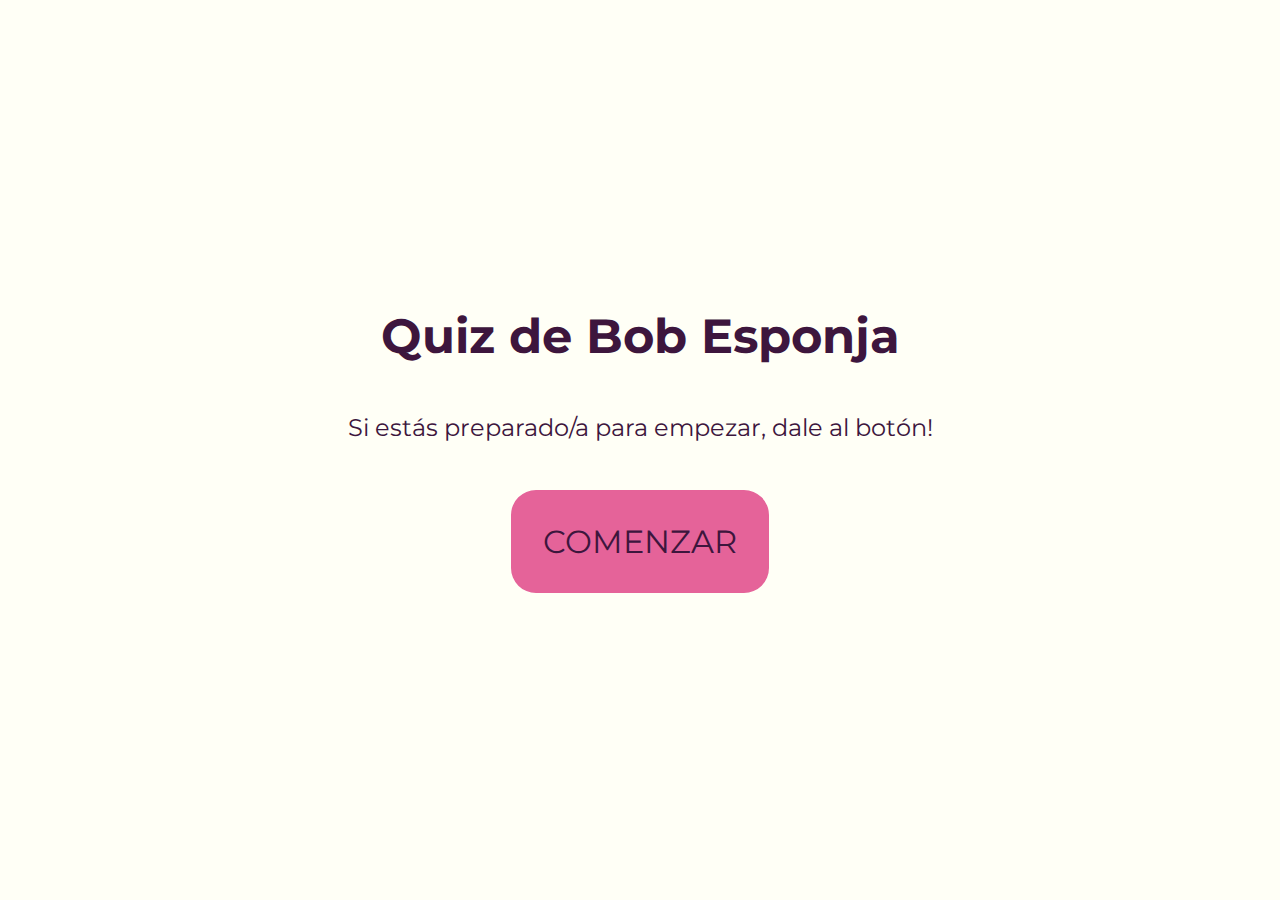
<file: index.html>
<!DOCTYPE html>
<html lang="en">

<head>
    <meta charset="UTF-8">
    <meta http-equiv="X-UA-Compatible" content="IE=edge">
    <meta name="viewport" content="width=device-width, initial-scale=1.0">
    <title>Quiz</title>
    <link rel="stylesheet" href="./css/style.css">
    <link rel="preconnect" href="https://fonts.googleapis.com">
    <link rel="preconnect" href="https://fonts.gstatic.com" crossorigin>
    <link href="https://fonts.googleapis.com/css2?family=Montserrat:wght@300&display=swap" rel="stylesheet">
    <link rel="preconnect" href="https://fonts.googleapis.com">
    <link rel="preconnect" href="https://fonts.gstatic.com" crossorigin>
    <link href="https://fonts.googleapis.com/css2?family=Montserrat:wght@300&display=swap" rel="stylesheet">

</head>

<body>
    
    <main class="welcomeMain">
        <h1 class="welcome">Quiz de Bob Esponja</h1>
        <p class="welcome2">Si estás preparado/a para empezar, dale al botón!</p>
        <a href="./pages/quiz.html"><button class="boton">COMENZAR</button></a>
    </main>
    
</body>

</html>
</file>
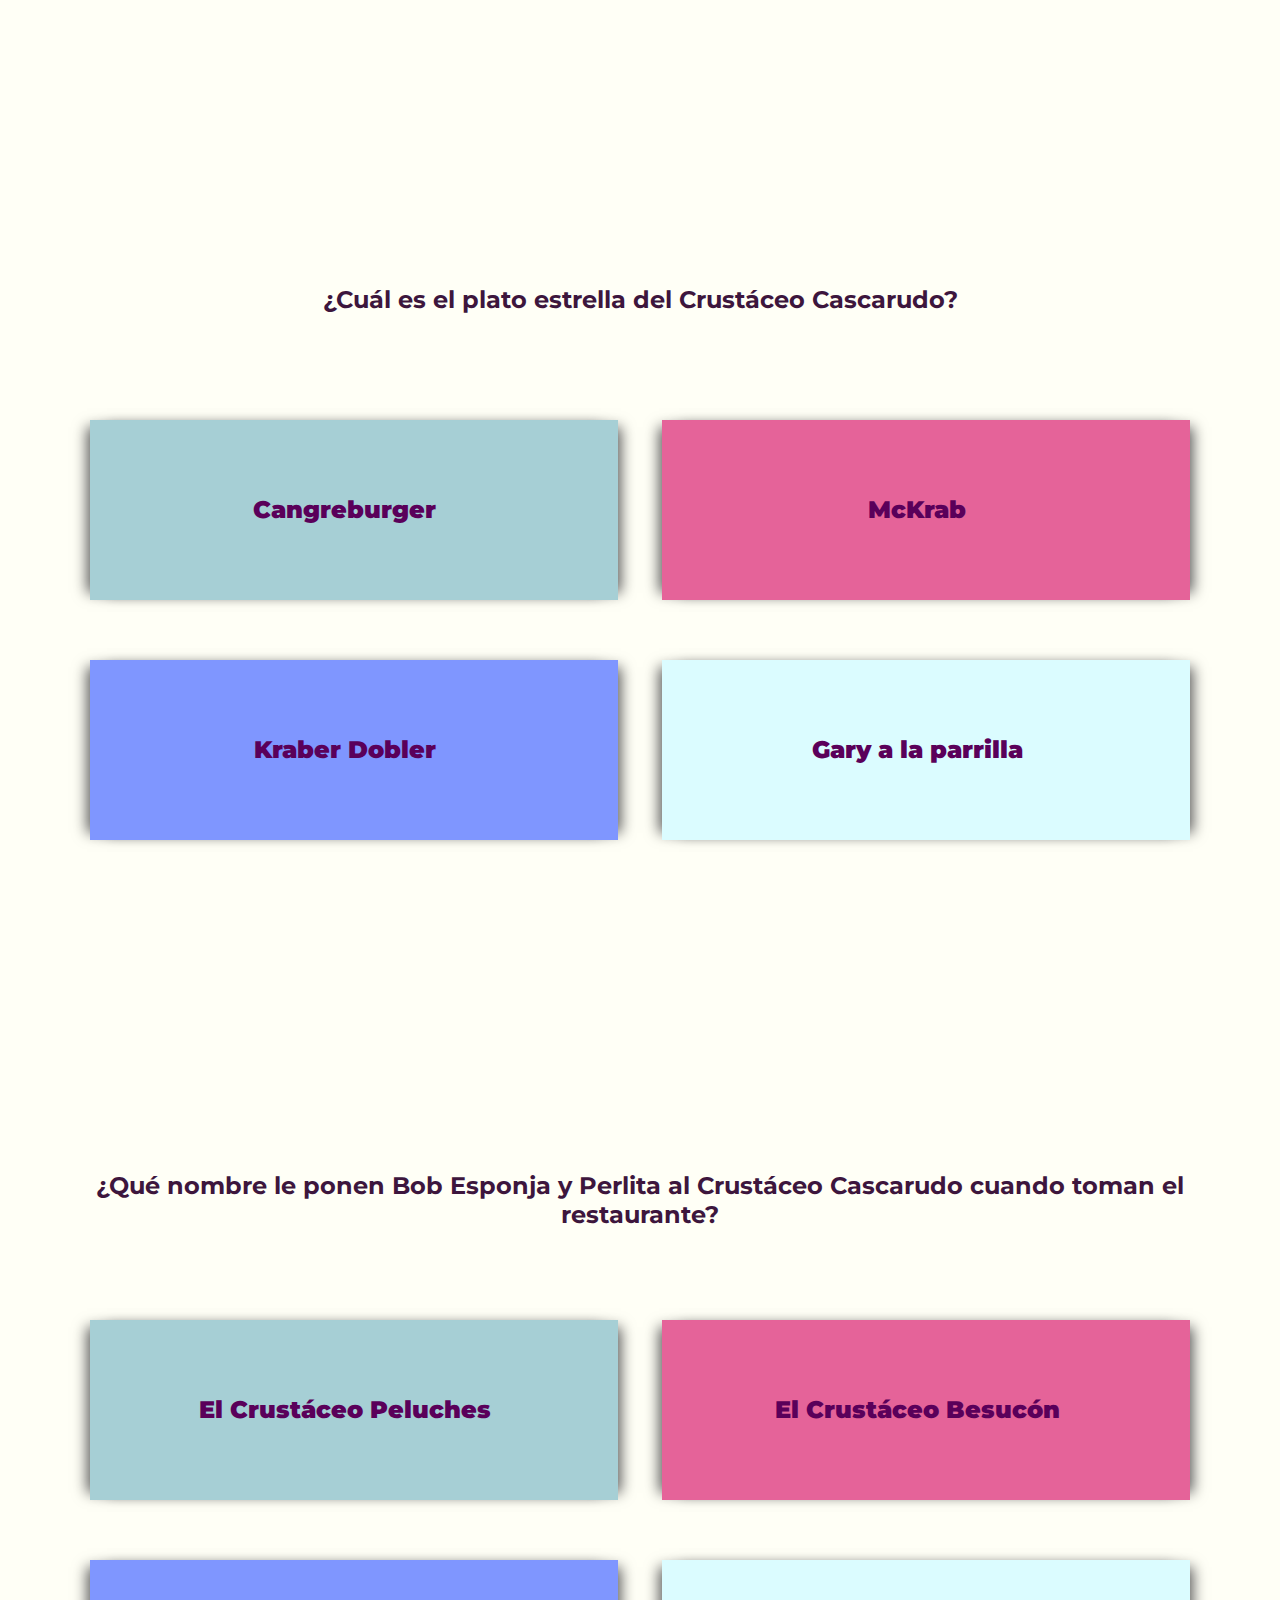
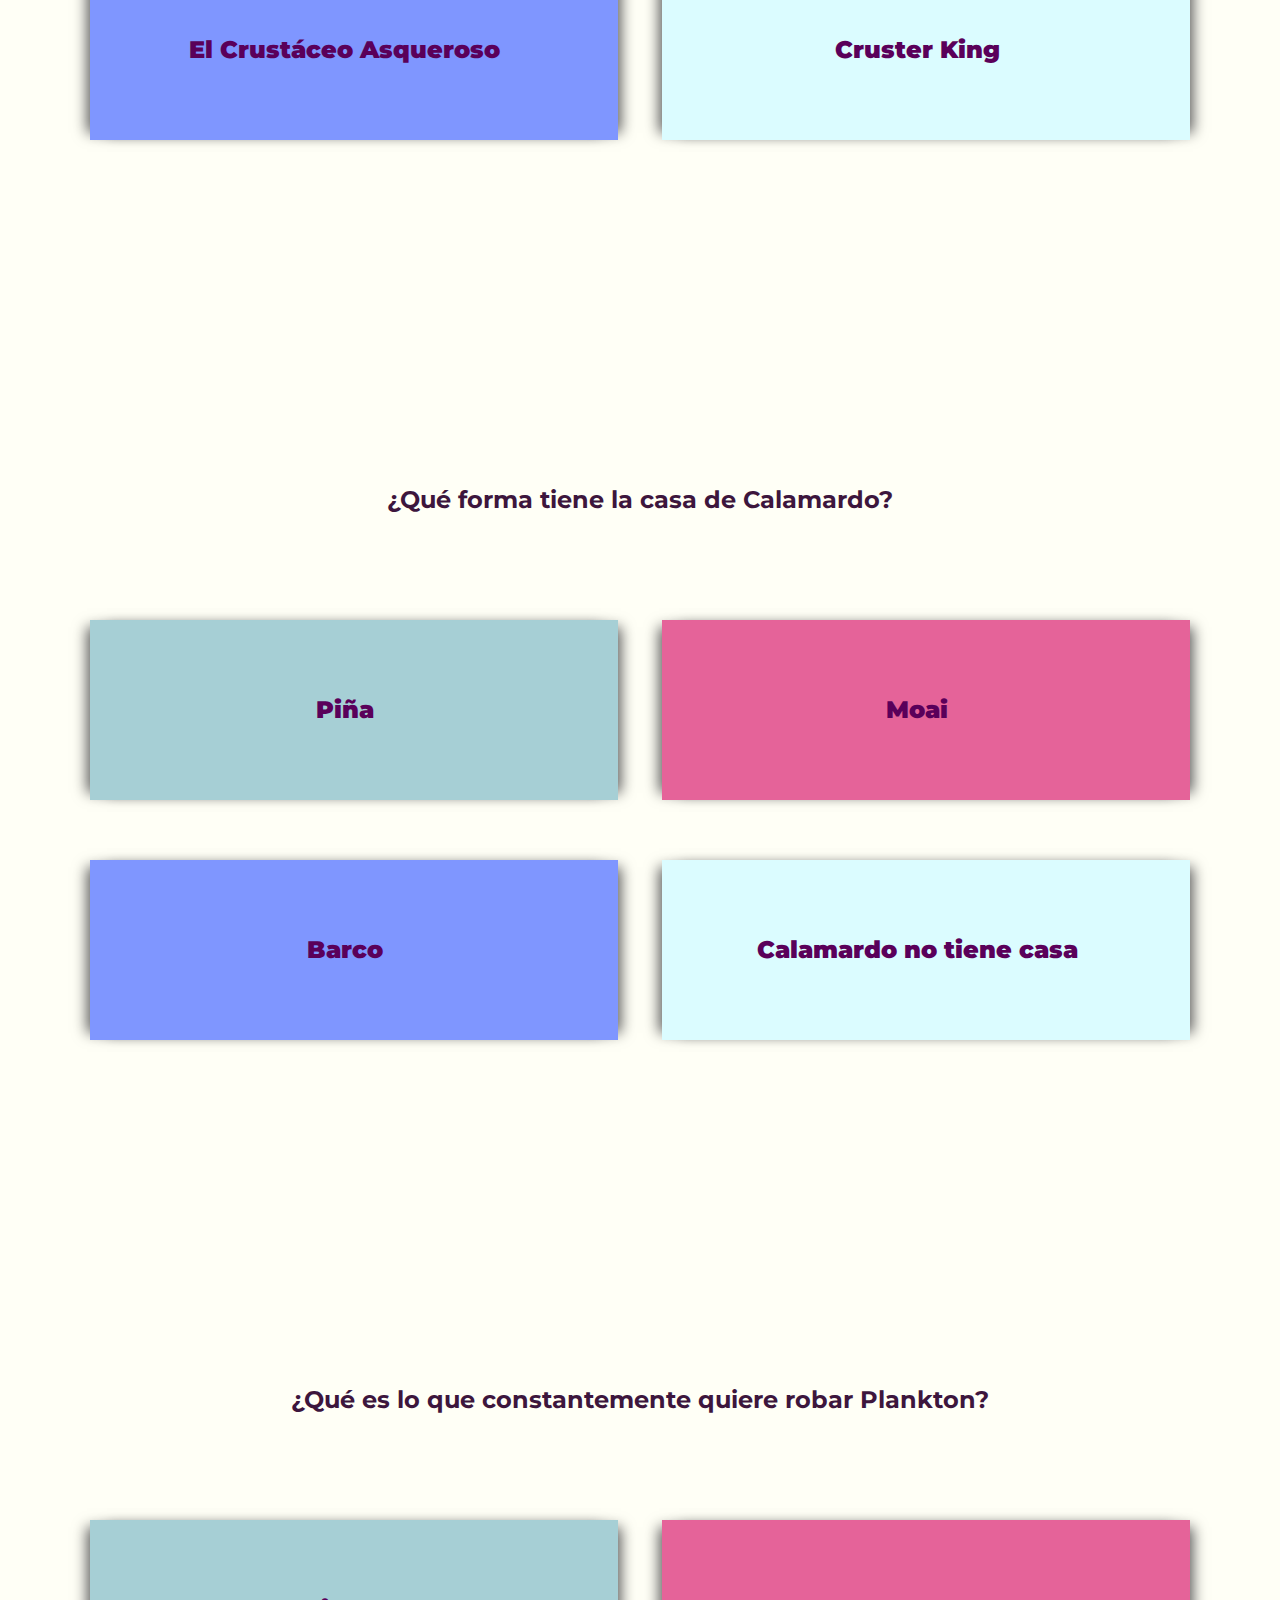
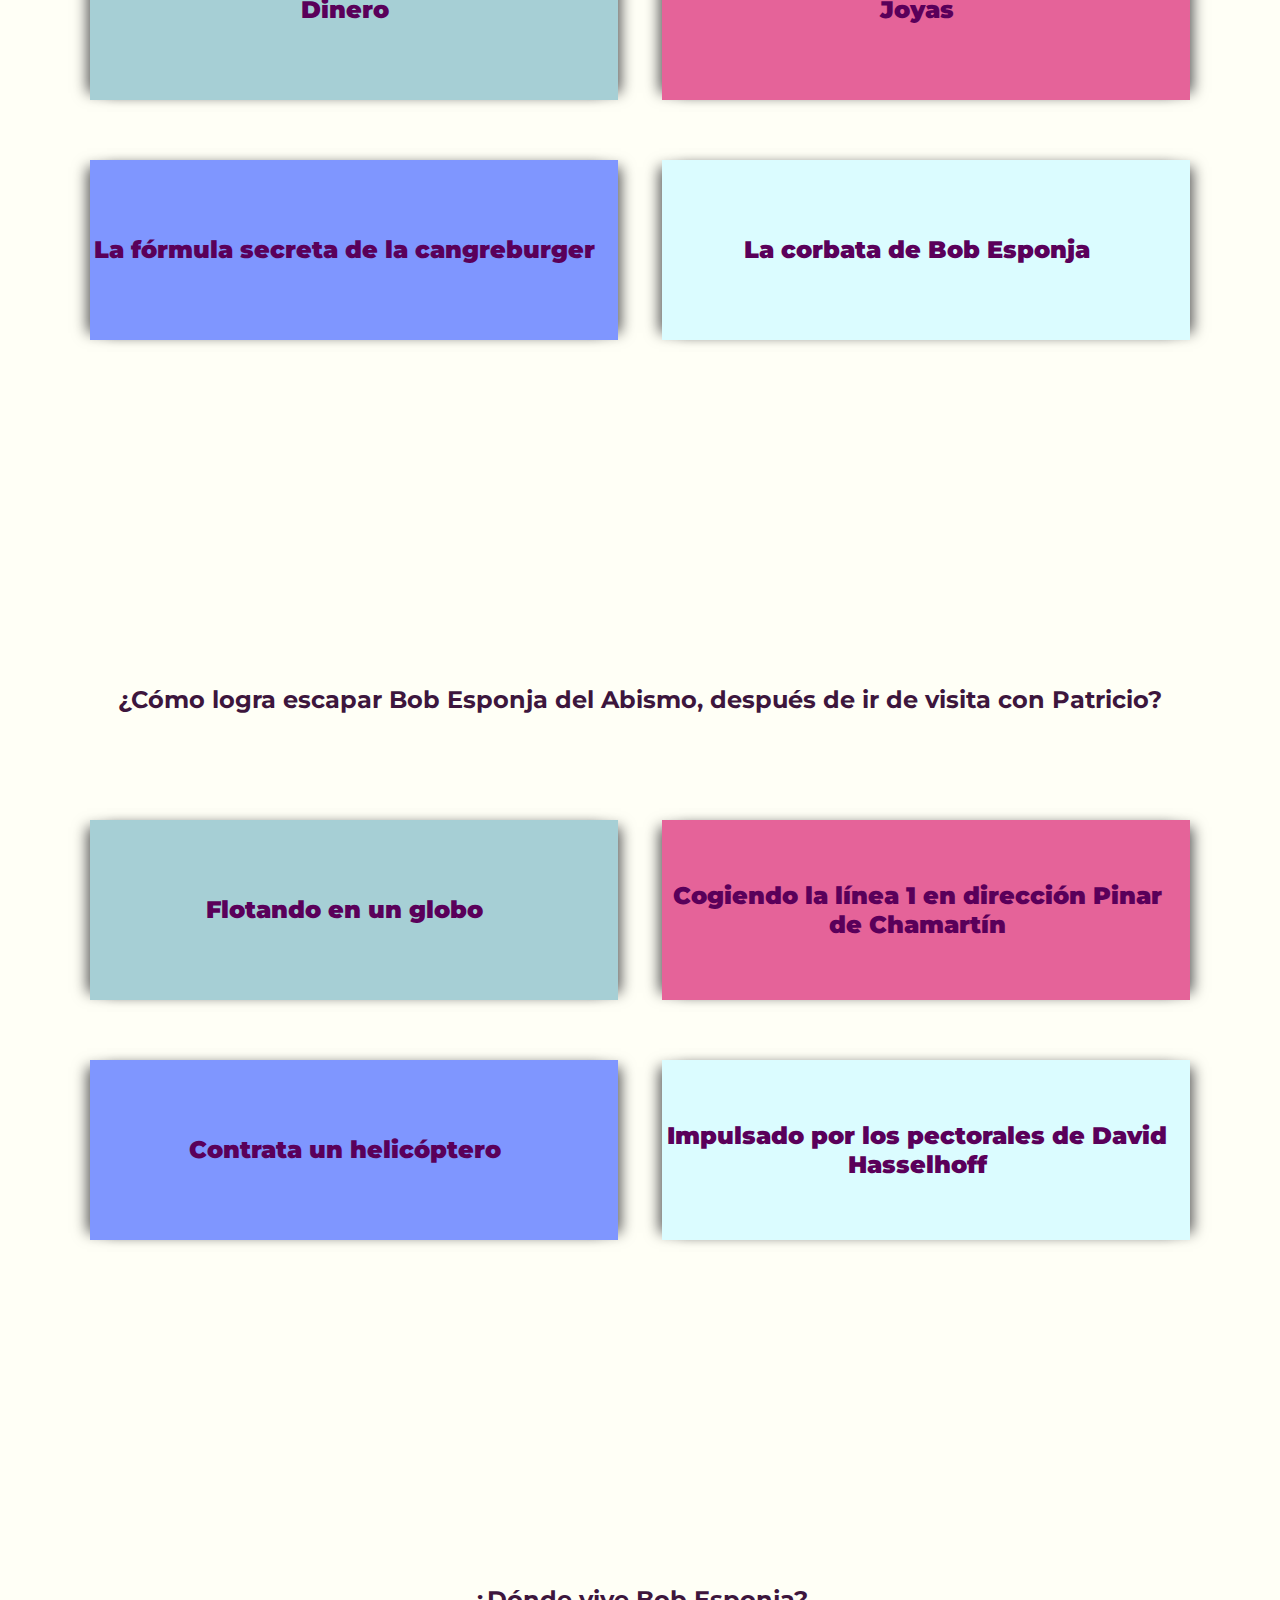
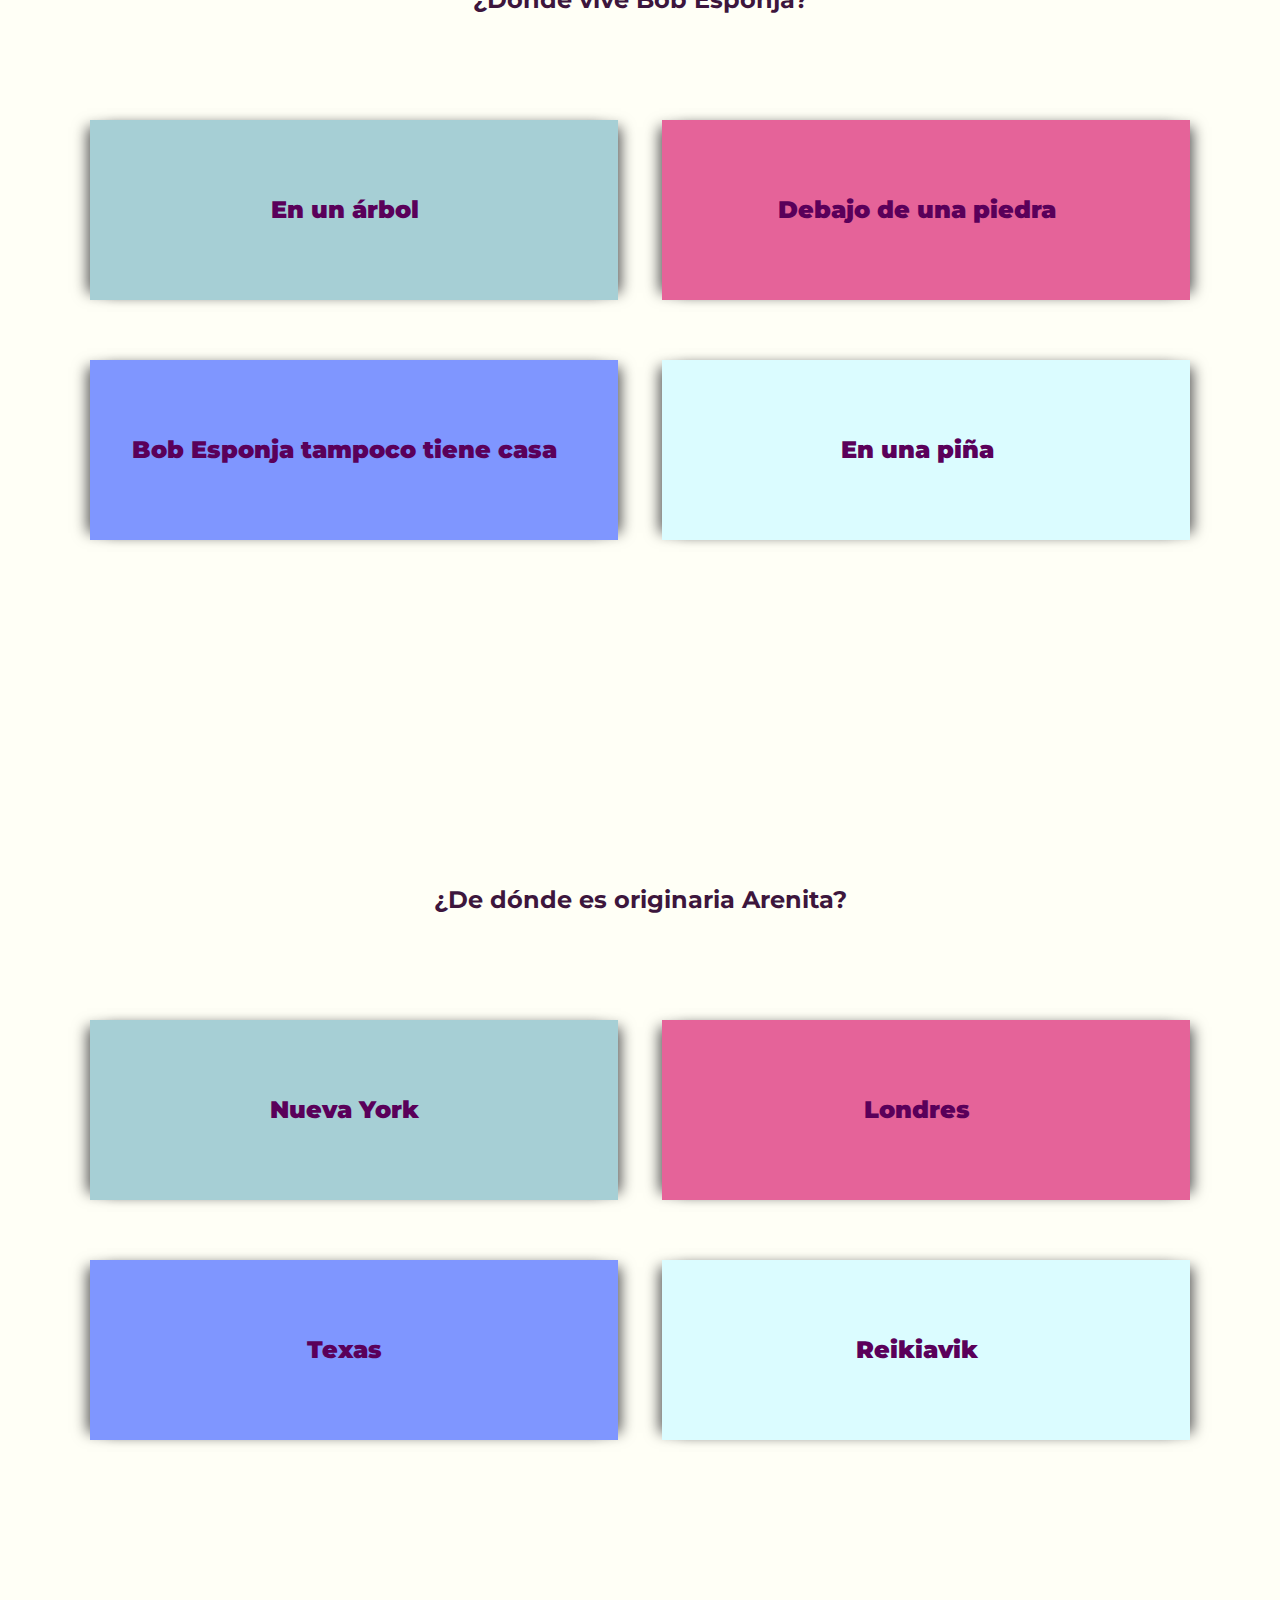
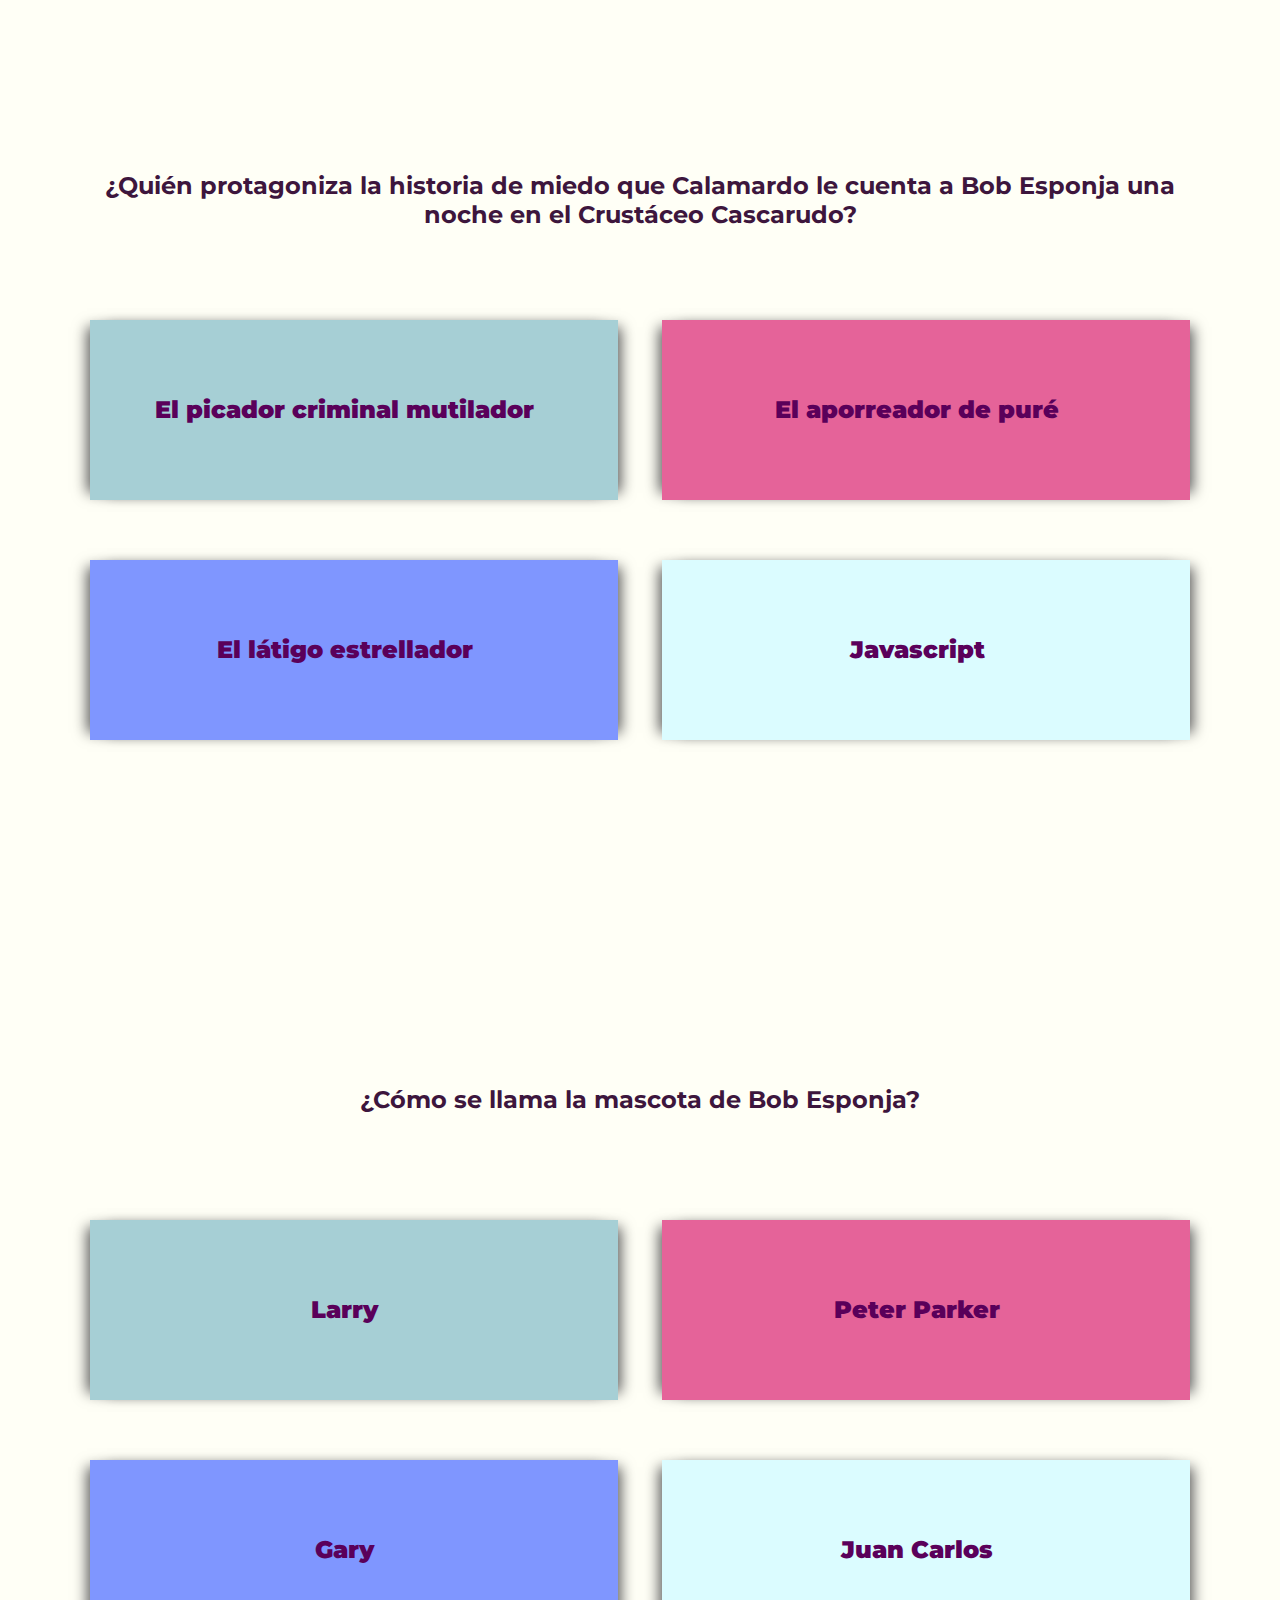
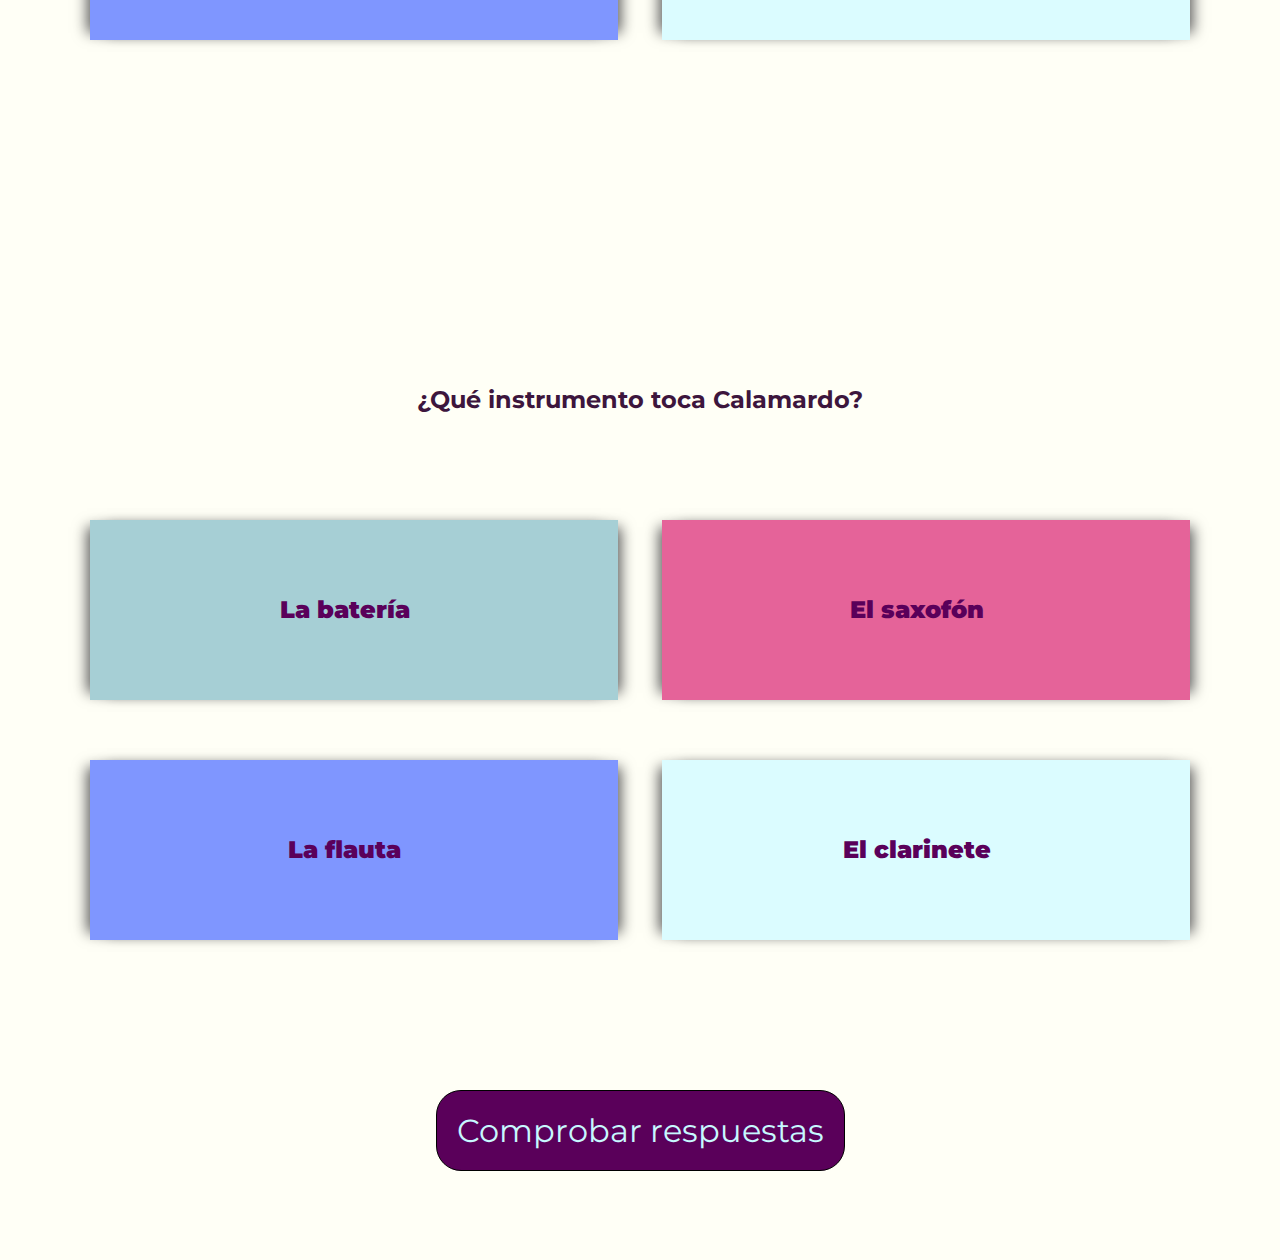
<file: pages/quiz.html>
<!DOCTYPE html>
<html lang="en">

<head>
    <meta charset="UTF-8">
    <meta http-equiv="X-UA-Compatible" content="IE=edge">
    <meta name="viewport" content="width=device-width, initial-scale=1.0">
    <title>Quiz</title>
    <link rel="stylesheet" href="../css/style.css">
    <link rel="preconnect" href="https://fonts.googleapis.com">
    <link rel="preconnect" href="https://fonts.gstatic.com" crossorigin>
    <link href="https://fonts.googleapis.com/css2?family=Montserrat:wght@300&display=swap" rel="stylesheet">
    <script defer src="../js/script.js"></script>

</head>

<body>

    <header></header>
    <main>
        <form name="dnd" method="get">
            <fieldset id="pregunta1">
                <div class="cajaPregunta">
                    <h3>¿Cuál es el plato estrella del Crustáceo Cascarudo?</h3>
                </div>
                <div class="contenedor">
                    <div class="ficha">
                        <label for="1a">Cangreburger</label>
                        <input id="1a" type="radio" name="respuesta0" value="correcto">
                    </div>
                    <div class="ficha">
                        <label for="1b">McKrab</label>
                        <input id="1b" type="radio" name="respuesta0" value="incorrecto">
                    </div>

                    <div class="ficha">
                        <label for="1c">Kraber Dobler</label>
                        <input id="1c" type="radio" name="respuesta0" value="incorrecto">
                    </div>
                    <div class="ficha">
                        <label for="1d">Gary a la parrilla</label>
                        <input id="1d" type="radio" name="respuesta0" value="incorrecto">
                    </div>
                </div>
            </fieldset>

            <fieldset id="pregunta2">
                <div class="cajaPregunta">
                    <h3>¿Qué nombre le ponen Bob Esponja y Perlita al Crustáceo Cascarudo cuando toman el restaurante?
                    </h3>
                </div>
                <div class="contenedor">
                    <div class="ficha">
                        <label for="2a">El Crustáceo Peluches</label>
                        <input id="2a" type="radio" name="respuesta1" value="correcto">
                    </div>
                    <div class="ficha">
                        <label for="2b">El Crustáceo Besucón</label>
                        <input id="2b" type="radio" name="respuesta1" value="incorrecto">
                    </div>

                    <div class="ficha">
                        <label for="2c">El Crustáceo Asqueroso</label>
                        <input id="2c" type="radio" name="respuesta1" value="incorrecto">
                    </div>
                    <div class="ficha">
                        <label for="2d">Cruster King</label>
                        <input id="2d" type="radio" name="respuesta1" value="incorrecto">
                    </div>
                </div>
            </fieldset>
            <fieldset id="pregunta3">
                <div class="cajaPregunta">
                    <h3>¿Qué forma tiene la casa de Calamardo?</h3>
                </div>
                <div class="contenedor">
                    <div class="ficha">
                        <label for="3a">Piña</label>
                        <input id="3a" type="radio" name="respuesta2" value="incorrecto">
                    </div>
                    <div class="ficha">
                        <label for="3b">Moai</label>
                        <input id="3b" type="radio" name="respuesta2" value="correcto">
                    </div>

                    <div class="ficha">
                        <label for="3c">Barco</label>
                        <input id="3c" type="radio" name="respuesta2" value="incorrecto">
                    </div>
                    <div class="ficha">
                        <label for="3d">Calamardo no tiene casa</label>
                        <input id="3d" type="radio" name="respuesta2" value="incorrecto">
                    </div>
                </div>
            </fieldset>
            <fieldset id="pregunta4">
                <div class="cajaPregunta">
                    <h3>¿Qué es lo que constantemente quiere robar Plankton?</h3>
                </div>
                <div class="contenedor">
                    <div class="ficha">
                        <label for="4a">Dinero</label>
                        <input id="4a" type="radio" name="respuesta3" value="incorrecto">
                    </div>
                    <div class="ficha">
                        <label for="4b">Joyas</label>
                        <input id="4b" type="radio" name="respuesta3" value="incorrecto">
                    </div>

                    <div class="ficha">
                        <label for="4c">La fórmula secreta de la cangreburger</label>
                        <input id="4c" type="radio" name="respuesta3" value="correcto">
                    </div>
                    <div class="ficha">
                        <label for="4d">La corbata de Bob Esponja</label>
                        <input id="4d" type="radio" name="respuesta3" value="incorrecto">
                    </div>
                </div>
            </fieldset>
            <fieldset id="pregunta5">
                <div class="cajaPregunta">
                    <h3>¿Cómo logra escapar Bob Esponja del Abismo, después de ir de visita con Patricio?</h3>
                </div>
                <div class="contenedor">
                    <div class="ficha">
                        <label for="5a">Flotando en un globo</label>
                        <input id="5a" type="radio" name="respuesta4" value="correcto">
                    </div>
                    <div class="ficha">
                        <label for="5b">Cogiendo la línea 1 en dirección Pinar de Chamartín</label>
                        <input id="5b" type="radio" name="respuesta4" value="incorrecto">
                    </div>

                    <div class="ficha">
                        <label for="5c">Contrata un helicóptero</label>
                        <input id="5c" type="radio" name="respuesta4" value="incorrecto">
                    </div>
                    <div class="ficha">
                        <label for="5d">Impulsado por los pectorales de David Hasselhoff</label>
                        <input id="5d" type="radio" name="respuesta4" value="incorrecto">
                    </div>
                </div>
            </fieldset>
            <fieldset id="pregunta6">
                <div class="cajaPregunta">
                    <h3>¿Dónde vive Bob Esponja?</h3>
                </div>
                <div class="contenedor">
                    <div class="ficha">
                        <label for="6a">En un árbol</label>
                        <input id="6a" type="radio" name="respuesta5" value="incorrecto">
                    </div>
                    <div class="ficha">
                        <label for="6b">Debajo de una piedra</label>
                        <input id="6b" type="radio" name="respuesta5" value="incorrecto">
                    </div>

                    <div class="ficha">
                        <label for="6c">Bob Esponja tampoco tiene casa</label>
                        <input id="6c" type="radio" name="respuesta5" value="incorrecto">
                    </div>
                    <div class="ficha">
                        <label for="6d">En una piña</label>
                        <input id="6d" type="radio" name="respuesta5" value="correcto">
                    </div>
                </div>
            </fieldset>
            <fieldset id="pregunta7">
                <div class="cajaPregunta">
                    <h3>¿De dónde es originaria Arenita?</h3>
                </div>
                <div class="contenedor">
                    <div class="ficha">
                        <label for="7a">Nueva York</label>
                        <input id="7a" type="radio" name="respuesta6" value="incorrecto">
                    </div>
                    <div class="ficha">
                        <label for="7b">Londres</label>
                        <input id="7b" type="radio" name="respuesta6" value="incorrecto">
                    </div>

                    <div class="ficha">
                        <label for="7c">Texas</label>
                        <input id="7c" type="radio" name="respuesta6" value="correcto">
                    </div>
                    <div class="ficha">
                        <label for="7d">Reikiavik</label>
                        <input id="7d" type="radio" name="respuesta6" value="incorrecto">
                    </div>
                </div>
            </fieldset>
            <fieldset id="pregunta8">
                <div class="cajaPregunta">
                    <h3>¿Quién protagoniza la historia de miedo que Calamardo le cuenta a Bob Esponja una noche en el
                        Crustáceo Cascarudo?</h3>
                </div>
                <div class="contenedor">
                    <div class="ficha">
                        <label for="8a">El picador criminal mutilador</label>
                        <input id="8a" type="radio" name="respuesta7" value="correcto">
                    </div>
                    <div class="ficha">
                        <label for="8b">El aporreador de puré</label>
                        <input id="8b" type="radio" name="respuesta7" value="incorrecto">
                    </div>

                    <div class="ficha">
                        <label for="8c">El látigo estrellador</label>
                        <input id="8c" type="radio" name="respuesta7" value="incorrecto">
                    </div>
                    <div class="ficha">
                        <label for="8d">Javascript</label>
                        <input id="8d" type="radio" name="respuesta7" value="incorrecto">
                    </div>
                </div>
            </fieldset>
            <fieldset id="pregunta9">
                <div class="cajaPregunta">
                    <h3>¿Cómo se llama la mascota de Bob Esponja?</h3>
                </div>
                <div class="contenedor">
                    <div class="ficha">
                        <label for="9a">Larry</label>
                        <input id="9a" type="radio" name="respuesta8" value="incorrecto">
                    </div>
                    <div class="ficha">
                        <label for="9b">Peter Parker</label>
                        <input id="9b" type="radio" name="respuesta8" value="incorrecto">
                    </div>

                    <div class="ficha">
                        <label for="9c">Gary</label>
                        <input id="9c" type="radio" name="respuesta8" value="correcto">
                    </div>
                    <div class="ficha">
                        <label for="9d">Juan Carlos</label>
                        <input id="9d" type="radio" name="respuesta8" value="incorrecto">
                    </div>
                </div>
            </fieldset>
            <fieldset id="pregunta10">
                <div class="cajaPregunta">
                    <h3>¿Qué instrumento toca Calamardo?</h3>
                </div>
                <div class="contenedor">
                    <div class="ficha">
                        <label for="10a">La batería</label>
                        <input id="10a" type="radio" name="respuesta9" value="incorrecto">
                    </div>
                    <div class="ficha">
                        <label for="10b">El saxofón</label>
                        <input id="10b" type="radio" name="respuesta9" value="incorrecto">
                    </div>

                    <div class="ficha">
                        <label for="10c">La flauta</label>
                        <input id="10c" type="radio" name="respuesta9" value="incorrecto">
                    </div>
                    <div class="ficha">
                        <label for="10d">El clarinete</label>
                        <input id="10d" type="radio" name="respuesta9" value="correcto">
                    </div>
                </div>
            </fieldset>
            <div id="buttonContainer">
                <button type="submit" id="enviar" class="boton">Comprobar respuestas</button>
            </div>
        </form>
    </main>
    <footer></footer>


</body>

</html>
</file>
<file: css/style.css>
/*
#7FB7BE
#D3F3EE
#DACC3E
#BC2C1A
#7D1538


*/

*{
    margin: 0;
    padding: 0;
    border: 0;
    box-sizing: border-box;
    font-family: 'Montserrat', sans-serif;
}

.welcomeMain{
    height: 100vh;
    display: flex;
    justify-content: center;
    align-items: center;
    flex-direction: column;
}

.welcome{
    color: rgb(61, 22, 61);
    text-align:center;
  
    font-size: 3em;
}
.welcome2{
    margin: 2em 0;
    color: rgb(61, 22, 61);
    text-align:center;
    
    font-size: 1.5em;
}
.boton:hover{
    color: #7F96FF;
    border: 1em solid #52142e;
    border-radius: 20px;
    background-color:#52142e;
}
.boton{
    color: rgb(61, 22, 61);
    -webkit-transition: all 0.5s 0s ease;
    transition: all 0.5s 0s ease;
    cursor: pointer;
    font-size: 2em;
    border: 1em solid #E56399;
    border-radius: 25px;
    background-color:#E56399;
}

.escondido{
    display: none;
}
main{
    background-color: rgb(255, 255, 246);
}
fieldset{
    background-color: rgb(255, 255, 246);
    padding:0px;
    margin: 0;
    height:100vh;
    display: flex;
    justify-content: center;
    align-content: center;
    flex-wrap:wrap;
    flex-direction:column;
    
}
.cajaPregunta{
    display:flex;
    justify-content:center;
    align-content: center;
    margin:auto;
    margin:0;
    height:20vh;
    width:100%;
    
}
label, .ficha{
    font-weight: bolder;
    cursor: pointer;
    
}
.ficha{
    -webkit-transition: all 0.5s ease;
    transition: all 0.5s ease;
    display:flex;
    justify-content:center;
    align-content: center;
    margin:auto;
    margin:0;
    height:20vh;
    width:100%;
    -webkit-box-shadow: -10px 0px 13px -7px #5a5a5a, 10px 0px 13px -7px #5a5a5a, 7px 5px 15px 5px rgba(0,0,0,0); 
    box-shadow: -10px 0px 13px -7px #5a5a5a, 10px 0px 13px -7px #5a5a5a, 7px 5px 15px 5px rgba(0,0,0,0);
    
}

h3{
    color: rgb(61, 22, 61);
    text-align:center;
    margin:auto;
    font-size: 1.5em;

}
input[type="radio"] {
    /* Add if not using autoprefixer */
    -webkit-appearance: none;
    /* Remove most all native input styles */
    appearance: none;
    /* For iOS < 15 */
    background-color: var(--form-background);
    /* Not removed via appearance */
    margin: 0;
  
    font: inherit;
    color: currentColor;
    width: 1.15em;
    height: 1.15em;
    border: 0.15em solid rgba(0, 128, 0, 0);
    border-radius: 50%;
    transform: translateY(-0.075em);
  
    display: grid;
    place-content: center;
  }
  :root {
    --form-control-color: #52142e
  }
  input[type="radio"]::before {
    content: "";
    width: 0.65em;
    height: 0.65em;
    border-radius: 50%;
    transform: scale(0);
    transition: 120ms transform ease-in-out;
    box-shadow: inset 1em 1em #52142e;
    /* Windows High Contrast Mode */
    background-color: CanvasText;
  }
  
  input[type="radio"]:checked::before {
    transform: scale(1);
  }
  
  input[type="radio"]:focus {
    border: 0.15em solid #52142e;
    outline: max(2px, 0.15em) solid #52142e;
    outline-offset: max(2px, 0.15em);
  }
/* input{
    appearance: none;
    visibility: hidden;
    
}
 */
label{
    color: rgb(90, 0, 90);
    display:flex;
    align-items: center;
    justify-content: center;
    width:100%;
    margin:auto;
    text-align:center;
    font-size:1.5em; 
    height:100%;
    
    
}


.contenedor div:nth-child(1){
    background-color:#A6CFD5
}
.contenedor div:nth-child(2){
    background-color:#E56399;
}
.contenedor div:nth-child(3){
    background-color:#7F96FF
}
.contenedor div:nth-child(4){
    background-color:#DBFCFF
}

#buttonContainer{
    display:flex;
    width:100%;
    height:auto;
}

#enviar{
    justify-content: center;
    text-align: center;
    border: 1px solid black;
    color: #c7f8ff;
    background-color: rgb(90, 0, 90);
    padding:5px;
    margin:auto;
    padding:20px;
}

@media only screen and (min-width: 768px) {
    main{
        padding: 7%;
    }
    fieldset{
        height: 100vh;
        display:block;
        /*border:2px solid red;*/
    }
    .cajaPregunta{
        margin: 0;
    }
    .ficha{
        margin:30px 0;
        width:48%;
    }
    .column{
        width: 50%;
        margin: 0 3%;
        display: flex;
        flex-direction: column;
        border:2px solid black;
    }
    .contenedor{
        justify-content: space-between;
        display: flex;
        flex-wrap: wrap;
        /*border:2px solid gray;*/
    }
    .ficha:hover{
        border-radius: 20px;
    }
    
}


@media only screen and (min-width: 1366px) {
    main{
        padding: 7%;
    }
    .column{
        display: flex;
        flex-direction: column;
        margin: 0 3%;
    }
    .contenedor{
        justify-content: space-between;
        display: flex;
        flex-wrap: wrap;
        
    }
    .ficha:hover{
        border-radius: 20px;
    }
}
</file>
